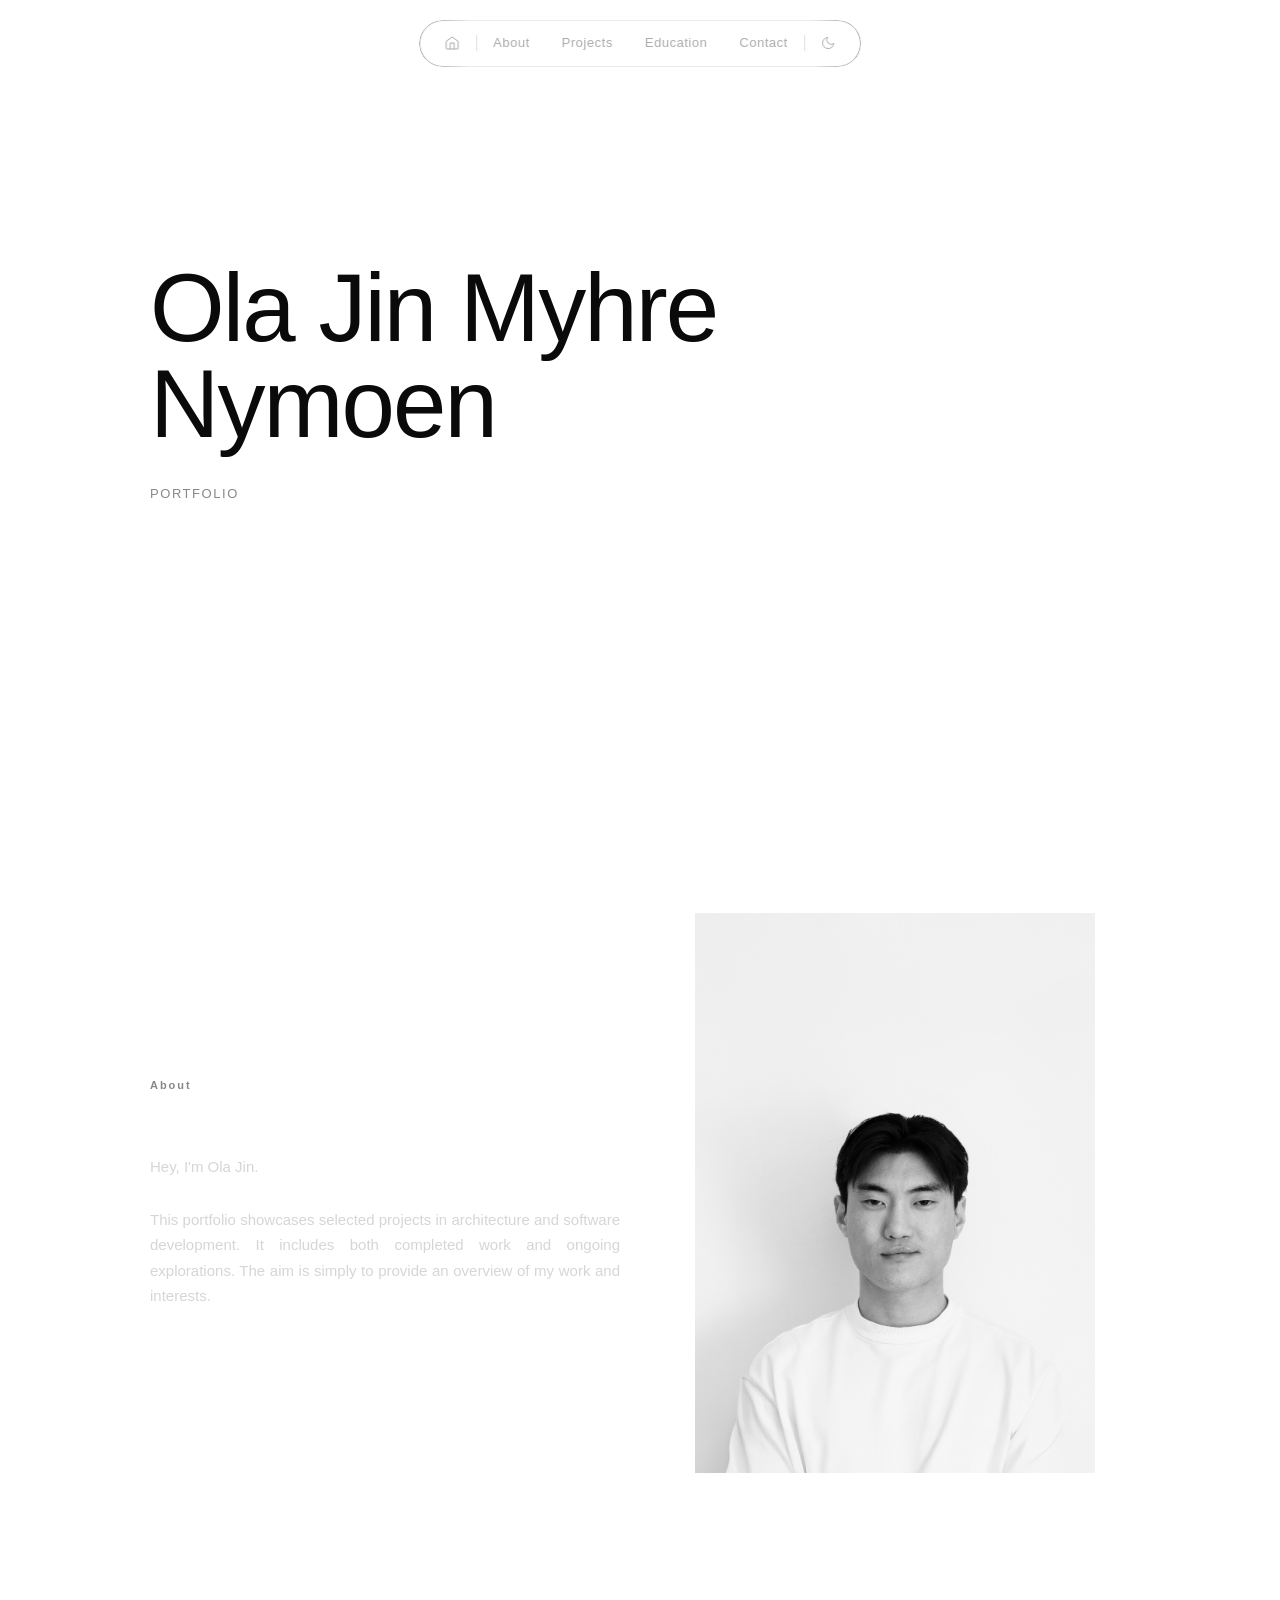
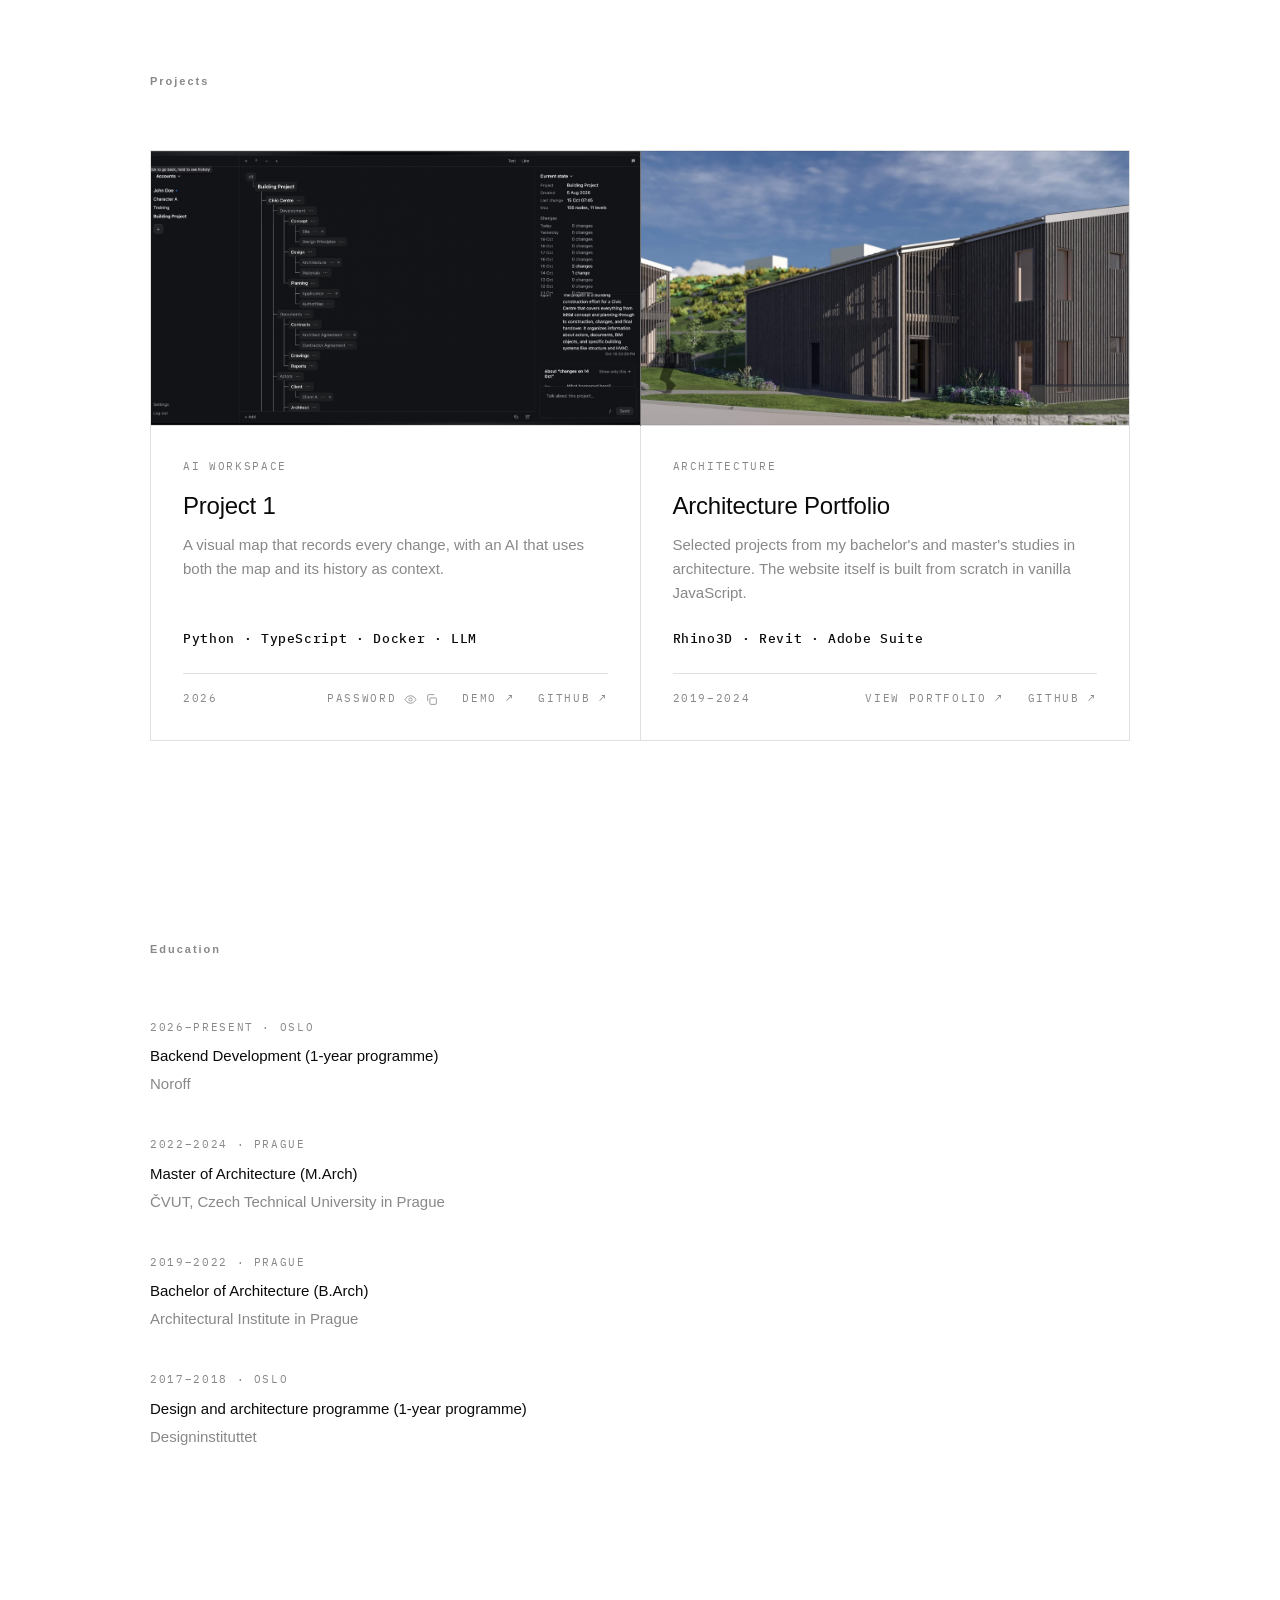
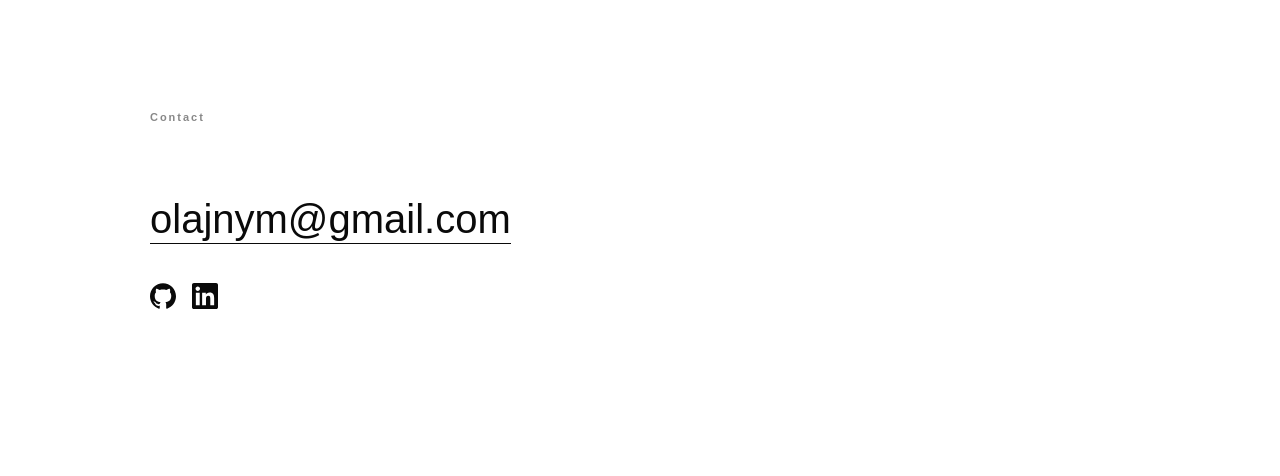
<file: index.html>
<!DOCTYPE html>
<html lang="en">
<head>
    <meta charset="UTF-8">
    <meta name="viewport" content="width=device-width, initial-scale=1.0">
    <title>Ola Jin Myhre Nymoen - Portfolio</title>

    <link rel="preconnect" href="https://fonts.googleapis.com">
    <link rel="preconnect" href="https://fonts.gstatic.com" crossorigin>
    <link rel="stylesheet" href="https://fonts.googleapis.com/css2?family=IBM+Plex+Mono:wght@400;500&display=swap">

    <link rel="stylesheet" href="src/styles/base.css">
    <link rel="stylesheet" href="src/styles/layout.css">
    <link rel="stylesheet" href="src/styles/night-mode.css">
    <link rel="stylesheet" href="src/components/navbar/navbar.css">
    <link rel="stylesheet" href="src/components/particles/particles.css">
    <link rel="stylesheet" href="src/components/projectCards/projectCards.css">
    <link rel="stylesheet" href="src/components/projectCards/demoPassword.css">
</head>

<body>

    <div id="navbar"></div>

    <canvas id="particle-canvas"></canvas>

    <!-- HOME -->
    <section id="home">
        <h1>
            <span id="name-toggle">
                Ola Jin Myhre<br>
                <span class="name-nymoen">Nymoen</span>
            </span>
        </h1>
        <p class="title">portfolio</p>
    </section>

    <!-- ABOUT -->
    <section id="about">
        <div class="about-inner">
            <h2>About</h2>
            <div class="about-text">
                <p class="bio-line">Hey, I'm Ola Jin.</p>
                <p class="bio-line">This portfolio showcases selected projects in architecture and software development. It includes both completed work and ongoing explorations. The aim is simply to provide an overview of my work and interests.</p>
            </div>
            <div class="about-image">
                <img src="assets/images/profile.jpg" alt="Ola Jin Myhre Nymoen">
            </div>
        </div>
    </section>

    <!-- WORK -->
    <section id="projects">
        <h2>Projects</h2>
        <div class="project-grid">

            <article class="project-card" data-spotlight>
                <div class="project-image">
                    <img src="assets/images/project010.jpg" alt="project010: a building project organized as a tree of nodes, with the chat panel on the right">
                </div>
                <div class="project-body">
                    <p class="project-label">AI workspace</p>
                    <h3>Project 1</h3>
                    <p class="project-description">A visual map that records every change, with an AI that uses both the map and its history as context.</p>
                    <p class="project-stack">Python &middot; TypeScript &middot; Docker &middot; LLM</p>
                    <div class="project-footer">
                        <span>2026</span>
                        <span class="project-links">
                            <span class="project-password" data-password="fjellrev-27"></span>
                            <a href="https://demo-one.fly.dev" class="project-link" target="_blank" rel="noopener noreferrer">Demo &nearr;</a>
                            <a href="https://github.com/olajmn/project010" class="project-link" target="_blank" rel="noopener noreferrer">GitHub &nearr;</a>
                        </span>
                    </div>
                </div>
            </article>

            <article class="project-card" data-spotlight>
                <div class="project-image project-image--carousel" data-carousel>
                    <img src="assets/images/architecture/01-sagvaag-senior-garden.jpg" alt="Sagvåg Senior Garden, 2024" class="is-active">
                    <img src="assets/images/architecture/02-in-the-quarry.jpg" alt="In the Quarry, 2023" loading="lazy">
                    <img src="assets/images/architecture/03-shifted.jpg" alt="Shifted, 2022" loading="lazy">
                    <img src="assets/images/architecture/04-shifted-model.jpg" alt="Shifted, site model, 2022" loading="lazy">
                    <img src="assets/images/architecture/05-womens-house.jpg" alt="Women's House, 2021" loading="lazy">
                    <img src="assets/images/architecture/06-womens-house-axo.jpg" alt="Women's House, axonometric render, 2021" loading="lazy">
                    <!-- Passage left out for now — remove the comment to bring it back:
                    <img src="assets/images/architecture/passage.jpg" alt="Passage, 2021" loading="lazy"> -->
                    <img src="assets/images/architecture/07-lean-to-exterior.jpg" alt="Lean-to, exterior, 2020" loading="lazy">
                    <img src="assets/images/architecture/08-lean-to-night.jpg" alt="Lean-to, night view, 2020" loading="lazy">
                </div>
                <div class="project-body">
                    <p class="project-label">Architecture</p>
                    <h3>Architecture Portfolio</h3>
                    <p class="project-description">Selected projects from my bachelor's and master's studies in architecture. The website itself is built from scratch in vanilla JavaScript.</p>
                    <p class="project-stack">Rhino3D &middot; Revit &middot; Adobe Suite</p>
                    <div class="project-footer">
                        <span>2019&ndash;2024</span>
                        <span class="project-links">
                            <a href="https://olajmn.github.io/architecture-portfolio/" class="project-link" target="_blank" rel="noopener noreferrer">View portfolio &nearr;</a>
                            <a href="https://github.com/olajmn/architecture-portfolio" class="project-link" target="_blank" rel="noopener noreferrer">GitHub &nearr;</a>
                        </span>
                    </div>
                </div>
            </article>

        </div>
    </section>

    <!-- EDUCATION -->
    <section id="education">
        <h2>Education</h2>
        <div class="education-list">

            <div class="education-item">
                <p class="edu-meta">2026&ndash;present &middot; Oslo</p>
                <p class="edu-degree">Backend Development (1-year programme)</p>
                <p class="edu-school">Noroff</p>
            </div>

            <div class="education-item">
                <p class="edu-meta">2022&ndash;2024 &middot; Prague</p>
                <p class="edu-degree">Master of Architecture (M.Arch)</p>
                <p class="edu-school">ČVUT, Czech Technical University in Prague</p>
            </div>

            <div class="education-item">
                <p class="edu-meta">2019&ndash;2022 &middot; Prague</p>
                <p class="edu-degree">Bachelor of Architecture (B.Arch)</p>
                <p class="edu-school">Architectural Institute in Prague</p>
            </div>

            <div class="education-item">
                <p class="edu-meta">2017&ndash;2018 &middot; Oslo</p>
                <p class="edu-degree">Design and architecture programme (1-year programme)</p>
                <p class="edu-school">Designinstituttet</p>
            </div>

        </div>
    </section>

    <!-- CONTACT -->
    <section id="contact">
        <h2>Contact</h2>
        <a href="mailto:olajnym@gmail.com">olajnym@gmail.com</a>
        <div class="contact-icons">
            <a href="https://github.com/olajmn" target="_blank" rel="noopener noreferrer" aria-label="GitHub">
                <svg role="img" viewBox="0 0 24 24" xmlns="http://www.w3.org/2000/svg"><title>GitHub</title><path d="M12 .297c-6.63 0-12 5.373-12 12 0 5.303 3.438 9.8 8.205 11.385.6.113.82-.258.82-.577 0-.285-.01-1.04-.015-2.04-3.338.724-4.042-1.61-4.042-1.61C4.422 18.07 3.633 17.7 3.633 17.7c-1.087-.744.084-.729.084-.729 1.205.084 1.838 1.236 1.838 1.236 1.07 1.835 2.809 1.305 3.495.998.108-.776.417-1.305.76-1.605-2.665-.3-5.466-1.332-5.466-5.93 0-1.31.465-2.38 1.235-3.22-.135-.303-.54-1.523.105-3.176 0 0 1.005-.322 3.3 1.23.96-.267 1.98-.399 3-.405 1.02.006 2.04.138 3 .405 2.28-1.552 3.285-1.23 3.285-1.23.645 1.653.24 2.873.12 3.176.765.84 1.23 1.91 1.23 3.22 0 4.61-2.805 5.625-5.475 5.92.42.36.81 1.096.81 2.22 0 1.606-.015 2.896-.015 3.286 0 .315.21.69.825.57C20.565 22.092 24 17.592 24 12.297c0-6.627-5.373-12-12-12"/></svg>
            </a>
            <a href="https://www.linkedin.com/in/ola-jin-nymoen-168414245/" target="_blank" rel="noopener noreferrer" aria-label="LinkedIn">
                <svg role="img" viewBox="0 0 24 24" xmlns="http://www.w3.org/2000/svg"><title>LinkedIn</title><path d="M20.447 20.452h-3.554v-5.569c0-1.328-.027-3.037-1.852-3.037-1.853 0-2.136 1.445-2.136 2.939v5.667H9.351V9h3.414v1.561h.046c.477-.9 1.637-1.85 3.37-1.85 3.601 0 4.267 2.37 4.267 5.455v6.286zM5.337 7.433c-1.144 0-2.063-.926-2.063-2.065 0-1.138.92-2.063 2.063-2.063 1.14 0 2.064.925 2.064 2.063 0 1.139-.925 2.065-2.064 2.065zm1.782 13.019H3.555V9h3.564v11.452zM22.225 0H1.771C.792 0 0 .774 0 1.729v20.542C0 23.227.792 24 1.771 24h20.451C23.2 24 24 23.227 24 22.271V1.729C24 .774 23.2 0 22.222 0h.003z"/></svg>
            </a>
        </div>
    </section>

    <footer></footer>

    <script type="module" src="src/main.js"></script>

</body>
</html>
</file>
<file: src/styles/base.css>
/* Reset, shared colour and type tokens, and the page base. */

/* Contents
   1. Reset and variables
   2. Base
*/

/* 1. Reset and variables */

*, *::before, *::after {
    margin: 0;
    padding: 0;
    box-sizing: border-box;
}

:root {
    --black: #0a0a0a;
    --white: #ffffff;
    --gray: #888888;
    --font: 'Helvetica Neue', Helvetica, Arial, sans-serif;
    --font-mono: 'IBM Plex Mono', ui-monospace, Menlo, monospace;
    --line: rgba(0, 0, 0, 0.12);
    --spot-border: rgba(0, 0, 0, 0.85);   /* frame spotlight, see effects/frameSpotlight.js */
    --max-width: 1100px;
}


/* 2. Base */

body {
    font-family: var(--font);
    color: var(--black);
    background-color: var(--white);
    font-size: 16px;
    line-height: 1.6;
    transition: background-color 0.8s ease, color 0.8s ease;
}

nav, section, footer {
    position: relative;
    z-index: 1;
}

#name-toggle {
    cursor: pointer;
}
</file>
<file: src/styles/layout.css>
/* Layout of the page sections. Project cards are in components/projectCards/projectCards.css. */

/* Contents
   1. Sections
   2. Home
   3. About
   4. Education
   5. Contact
   6. Mobile
*/

/* 1. Sections */

section {
    max-width: var(--max-width);
    margin: 0 auto;
    padding: 100px 60px;
    scroll-margin-top: 70px;
}

h2 {
    font-size: 11px;
    letter-spacing: 0.18em;
    color: var(--gray);
    margin-bottom: 60px;
    min-height: 1.6em;
}


/* 2. Home */

#home {
    padding-top: 260px;
    padding-bottom: 40vh;
    min-height: calc(500px + 40vh);
}

#home h1 {
    font-size: clamp(48px, 8vw, 96px);
    font-weight: 300;
    line-height: 1.0;
    letter-spacing: -0.02em;
    margin-bottom: 32px;
    transform-origin: left top;
}

#home .title {
    font-size: 13px;
    font-weight: 400;
    letter-spacing: 0.12em;
    text-transform: uppercase;
    color: var(--gray);
    margin-bottom: 8px;
}


/* 3. About */

#about {
    padding-top: 40px;
}

/* Heading and bio form one block, centred against the photo: the two 1fr rows
   share the leftover height equally above and below it. */
.about-inner {
    display: grid;
    grid-template-columns: repeat(2, 1fr);
    grid-template-rows: 1fr auto auto 1fr;
    grid-template-areas:
        ".       image"
        "heading image"
        "text    image"
        ".       image";
    column-gap: 40px;
}

#about h2       { grid-area: heading; }
.about-text     { grid-area: text; }

.about-image {
    grid-area: image;
    width: 85%;
    margin: 0 auto;
}

.about-image img {
    width: 100%;
    height: 560px;
    object-fit: cover;
    object-position: top;
    display: block;
    filter: grayscale(100%);
}

#about p {
    font-size: 15px;
    font-weight: 400;
    line-height: 1.7;
    max-width: 680px;
    color: #333;
    margin-bottom: 27px;
    text-align: justify;
}

.bio-line {
    transition: opacity 0.15s ease;
}

/* No trailing margin, so the centring against the photo is exact */
#about p:last-child {
    margin-bottom: 0;
}


/* 4. Education */

.education-list {
    display: flex;
    flex-direction: column;
    gap: 40px;
}

.education-item {
    display: flex;
    flex-direction: column;
    gap: 4px;
}

/* Metadata (years, place) in mono, content in Helvetica — same rule as the project cards */
.edu-meta {
    font-family: var(--font-mono);
    font-size: 11px;
    letter-spacing: 0.15em;
    text-transform: uppercase;
    color: var(--gray);
    margin-bottom: 4px;
}

.edu-degree,
.edu-school {
    font-size: 15px;
    font-weight: 400;
}

.edu-degree { color: var(--black); }
.edu-school { color: var(--gray); }


/* 5. Contact */

#contact {
    padding-top: 160px;
    padding-bottom: 160px;
}

#contact a {
    font-size: clamp(24px, 4vw, 40px);
    font-weight: 300;
    color: var(--black);
    text-decoration: none;
    border-bottom: 1px solid var(--black);
    padding-bottom: 2px;
    transition: opacity 0.2s;
}

#contact a:hover { opacity: 0.35; }

.contact-icons {
    margin-top: 32px;
    display: flex;
    gap: 16px;
}

#contact .contact-icons a {
    color: var(--black);
    opacity: 1;
    transition: opacity 0.2s;
    border-bottom: none;
    padding-bottom: 0;
    font-size: inherit;
}

#contact .contact-icons a:hover {
    opacity: 0.35;
}

.contact-icons svg {
    width: 26px;
    height: 26px;
    fill: currentColor;
}


/* 6. Mobile */

@media (max-width: 768px) {

    section {
        padding: 72px 24px;
    }

    #home {
        padding-top: 140px;
        padding-bottom: 60px;
        min-height: 0;
    }

    /* Same order as before on phones: heading, photo, text */
    .about-inner {
        grid-template-columns: 1fr;
        grid-template-rows: auto;
        grid-template-areas: "heading" "image" "text";
    }

    .about-image {
        width: 100%;
        margin-bottom: 48px;
    }

    .about-image img {
        height: 420px;
    }

    #contact {
        padding-top: 80px;
        padding-bottom: 80px;
    }

    footer {
        padding: 28px 24px;
    }
}
</file>
<file: src/styles/night-mode.css>
/* Colours for the page while night mode is on. */

/* Contents
   1. Page
*/

/* 1. Page */

body.night-mode                        { background-color: #000; color: var(--white); --line: rgba(255, 255, 255, 0.12); --spot-border: rgba(255, 255, 255, 0.7); }
body.night-mode #home h1               { color: rgba(255, 255, 255, 0.3); }
body.night-mode #about p,
body.night-mode h2                     { color: rgba(255, 255, 255, 0.6); }
body.night-mode #contact a             { color: var(--white); border-color: var(--white); }

body.night-mode #particle-canvas       { opacity: 1; }
body.night-mode #particle-canvas.is-dimmed { opacity: 0.35; }   /* past the hero, see particles.js */

body.night-mode .edu-degree            { color: var(--white); }
</file>
<file: src/components/navbar/navbar.css>
/* The fixed navbar: its bar, the hover light, and night mode. */

/* Contents
   1. Bar
   2. Hover
   3. Night mode
   4. Mobile
*/

/* 1. Bar */

nav {
    position: fixed;
    top: 20px;
    left: 50%;
    transform: translateX(-50%);
    display: inline-flex;
    align-items: center;
    gap: 16px;
    padding: 13px 25px;   /* 12px 24px + the 1px frame drawn by ::before */
    background: rgba(255, 255, 255, 0.3);
    backdrop-filter: blur(16px);
    -webkit-backdrop-filter: blur(16px);
    border-radius: 100px;
    z-index: 100;
    white-space: nowrap;
    overflow: hidden;
    --nav-line: rgba(0, 0, 0, 0.08);
    --spot-size: 150px;
    --nav-cap: rgba(0, 0, 0, 0.35);   /* darker ends, like brackets: ( … ) */
}

/* The frame is drawn as a 1px ring instead of a border, because overflow: hidden
   would clip a highlight placed over a real border.
   ::before is the resting line, ::after the spotlight that follows the mouse
   (--spot-x / --spot-y from effects/frameSpotlight.js). */
nav::before,
nav::after {
    content: '';
    position: absolute;
    inset: 0;
    padding: 1px;
    border-radius: inherit;
    pointer-events: none;
    -webkit-mask: linear-gradient(#000 0 0) content-box, linear-gradient(#000 0 0);
    -webkit-mask-composite: xor;
    mask-composite: exclude;
}

nav::before {
    background:
        linear-gradient(to right, var(--nav-cap), transparent 50px, transparent calc(100% - 50px), var(--nav-cap)),
        var(--nav-line);
}

nav::after {
    background: radial-gradient(var(--spot-size) circle at var(--spot-x, 50%) var(--spot-y, 50%), var(--spot-border), transparent 70%);
    opacity: 0;
    transition: opacity 0.3s ease;
}

.navbar-home {
    color: #aaa;
    display: flex;
    align-items: center;
    transition: color 0.2s;
}

.navbar-divider {
    width: 1px;
    height: 16px;
    background: #e0e0e0;
    transition: background 0.6s ease;
}

.navbar-links {
    display: flex;
    gap: 32px;
}

.navbar-links a {
    font-size: 13px;
    letter-spacing: 0.04em;
    text-decoration: none;
    color: #aaa;
    transition: color 0.2s;
}

.navbar-night-toggle {
    position: relative;
    width: 15px;
    height: 15px;
    background: none;
    border: none;
    cursor: pointer;
    color: #aaa;
    padding: 0;
    transition: color 0.2s;
}

.icon-moon, .icon-sun {
    position: absolute;
    top: 50%;
    left: 50%;
    transition: opacity 0.4s ease, transform 0.4s ease;
}

.icon-moon {
    opacity: 1;
    transform: translate(-50%, -50%) rotate(0deg) scale(1);
}

.icon-sun {
    opacity: 0;
    transform: translate(-50%, -50%) rotate(-90deg) scale(0.5);
}


/* 2. Hover */

/* Mouse: light while hovering. Touch: .spot-active stays on the last tap
   (see effects/frameSpotlight.js); phones' "sticky" hover is ignored. */
@media (hover: hover) {
    nav:hover::after          { opacity: 1; }
}
nav.spot-active::after        { opacity: 1; }

/* A tap marks one link, so the light is much tighter on touch screens */
@media (hover: none) {
    nav { --spot-size: 70px; }
}
nav:hover .navbar-divider     { background: #cfcfcf; }   /* a hint, not a flash — the frame spotlight does the main work */
.navbar-home:hover            { color: #000; }
.navbar-links a:hover         { color: #000; }
.navbar-night-toggle:hover    { color: #000; }


/* 3. Night mode */

body.night-mode nav                  { background: rgba(0, 0, 0, 0.3); --nav-line: rgba(255, 255, 255, 0.12); --nav-cap: rgba(255, 255, 255, 0.35); }
body.night-mode nav:hover .navbar-divider { background: rgba(255, 255, 255, 0.22); }

body.night-mode .navbar-home            { color: rgba(255, 255, 255, 0.4); }
body.night-mode .navbar-home:hover      { color: #fff; }

body.night-mode .navbar-links a         { color: rgba(255, 255, 255, 0.4); }
body.night-mode .navbar-links a:hover   { color: #fff; }

body.night-mode .navbar-divider         { background: rgba(255, 255, 255, 0.15); }

body.night-mode .navbar-night-toggle    { color: rgba(255, 255, 255, 0.4); }
body.night-mode .navbar-night-toggle:hover { color: #fff; }

body.night-mode .icon-moon { opacity: 0; transform: translate(-50%, -50%) rotate(90deg) scale(0.5); }
body.night-mode .icon-sun  { opacity: 1; transform: translate(-50%, -50%) rotate(0deg) scale(1); }


/* 4. Mobile */

@media (max-width: 768px) {
    nav {
        padding: 11px 17px;
        gap: 10px;
    }

    .navbar-links {
        gap: 16px;
    }
}

@media (max-width: 400px) {
    .navbar-links {
        gap: 10px;
    }

    .navbar-links a {
        font-size: 12px;
    }
}
</file>
<file: src/components/particles/particles.css>
/* Full-screen canvas behind the page, shown in night mode. */

/* Contents
   1. Canvas
*/

/* 1. Canvas */

#particle-canvas {
    position: fixed;
    top: 0;
    left: 0;
    width: 100%;
    /* The largest viewport height, so the canvas keeps its size when a phone's
       address bar slides in and out while scrolling (100vh as fallback) */
    height: 100vh;
    height: 100lvh;
    z-index: 0;
    opacity: 0;
    pointer-events: none;
    transition: opacity 0.8s ease;
}
</file>
<file: src/components/projectCards/projectCards.css>
/* The project grid: card, image, text, footer, and hover. The password field is in demoPassword.css. */

/* Contents
   1. Grid and card
   2. Image
   3. Text
   4. Footer and links
   5. Hover
   6. Image seam (desktop)
   7. Mobile
   8. Night mode
*/


/* 1. Grid and card */

.project-grid {
    display: grid;
    grid-template-columns: repeat(2, 1fr);
    border-top: 1px solid var(--line);
    border-left: 1px solid var(--line);
}

/* Each card draws only its right and bottom edge, so neighbours share one line */
.project-card {
    position: relative;
    display: flex;
    flex-direction: column;
    border-right: 1px solid var(--line);
    border-bottom: 1px solid var(--line);
    --tint: rgba(0, 0, 0, 0.025);
    --spot-size: 300px;
}

.project-body {
    display: flex;
    flex-direction: column;
    flex: 1;
    padding: 32px;
}


/* 2. Image */

.project-image {
    aspect-ratio: 16 / 9;
    overflow: hidden;
    border-bottom: 1px solid var(--line);
}

.project-image img {
    width: 100%;
    height: 100%;
    object-fit: cover;
    object-position: center top;
    display: block;
    transition: transform 0.5s ease;
}

/* Images stacked on top of each other; carousel.js fades between them */
.project-image--carousel {
    position: relative;
}

.project-image--carousel img {
    position: absolute;
    inset: 0;
    object-position: center;
    opacity: 0;
    transition: opacity 1.2s ease, transform 0.5s ease;
}

.project-image--carousel img.is-active {
    opacity: 1;
}


/* 3. Text */

.project-label {
    font-family: var(--font-mono);
    font-size: 11px;
    letter-spacing: 0.15em;
    text-transform: uppercase;
    color: var(--gray);
    margin-bottom: 16px;
}

.project-card h3 {
    font-size: 24px;
    font-weight: 500;
    letter-spacing: -0.01em;
    line-height: 1.2;
    color: var(--black);
    margin-bottom: 12px;
}

/* flex: 1 lets the description take any spare height, so the stack line and
   footer sit at the bottom and line up across cards with different text lengths */
.project-description {
    flex: 1;
    font-size: 15px;
    color: var(--gray);
    margin-bottom: 24px;
}

.project-stack {
    font-family: var(--font-mono);
    font-size: 13px;
    font-weight: 500;
    letter-spacing: 0.05em;
    margin-bottom: 24px;
}


/* 4. Footer and links */

.project-footer {
    padding-top: 16px;
    border-top: 1px solid var(--line);
    display: flex;
    flex-wrap: wrap;
    justify-content: space-between;
    gap: 8px 24px;
    font-family: var(--font-mono);
    font-size: 11px;
    letter-spacing: 0.15em;
    text-transform: uppercase;
    color: var(--gray);
}

.project-links {
    display: flex;
    flex-wrap: wrap;
    gap: 8px 24px;
}

/* Same grey as the year at rest; darkens on hover */
.project-link {
    color: var(--gray);
    text-decoration: none;
    transition: color 0.3s ease;
}

.project-link:hover {
    color: var(--black);
}


/* 5. Hover */

/* Zoom inside a fixed frame, an even tint, and a frame spotlight. */

/* Only the content zooms — the stack line and footer (with its buttons) stay put */
.project-card h3,
.project-description {
    transition: transform 0.5s ease;
}

/* An even tint over the whole card — only the frame follows the mouse */
.project-card::after {
    content: '';
    position: absolute;
    inset: 0;
    pointer-events: none;
    background: var(--tint);
    opacity: 0;
    transition: opacity 0.3s ease;
}

/* A spotlight that follows the mouse (--spot-x / --spot-y from effects/frameSpotlight.js),
   masked to a 1px ring over the card's frame.
   inset: -1px reaches the shared lines on the top/left owned by neighbours. */
.project-card::before {
    content: '';
    position: absolute;
    inset: -1px;
    padding: 1px;
    pointer-events: none;
    background: radial-gradient(var(--spot-size) circle at var(--spot-x, 50%) var(--spot-y, 50%), var(--spot-border), transparent 70%);
    -webkit-mask: linear-gradient(#000 0 0) content-box, linear-gradient(#000 0 0);
    -webkit-mask-composite: xor;
    mask-composite: exclude;
    opacity: 0;
    transition: opacity 0.3s ease;
}

/* Mouse: zoom and light while hovering. Touch: no zoom, and a tap adds
   .spot-active briefly (see effects/frameSpotlight.js); phones' "sticky"
   hover is ignored, so nothing stays zoomed or lit after a tap. */
@media (hover: hover) {
    .project-card:hover .project-image img { transform: scale(1.04); }

    .project-card:hover h3,
    .project-card:hover .project-description { transform: scale(1.03); }

    .project-card:hover::before,
    .project-card:hover::after { opacity: 1; }
}
.project-card.spot-active::before,
.project-card.spot-active::after { opacity: 1; }

@media (hover: none) {
    .project-card { --spot-size: 180px; }
}

@media (prefers-reduced-motion: reduce) {
    .project-card:hover .project-image img,
    .project-card:hover h3,
    .project-card:hover .project-description { transform: none; }
}


/* 6. Image seam (desktop) */

/* The light grey seam between two images reads as white next to dark photos.
   A 1px shadow on the left card's image covers that part of its right border.
   Desktop only — on mobile the cards stack and there is no seam. */
@media (min-width: 769px) {
    .project-card:nth-child(odd):not(:last-child) .project-image {
        box-shadow: 1px 0 0 rgba(0, 0, 0, 0.5);
    }
}


/* 7. Mobile */

@media (max-width: 768px) {
    .project-grid {
        grid-template-columns: 1fr;
    }

    .project-body {
        padding: 24px;
    }
}


/* 8. Night mode */

body.night-mode .project-card      { --tint: rgba(255, 255, 255, 0.04); }
body.night-mode .project-link:hover { color: var(--white); }
body.night-mode .project-card h3   { color: var(--white); }
</file>
<file: src/components/projectCards/demoPassword.css>
/* The password field on a project card: the value, its tooltip, and the copied bubble. */

/* Contents
   1. Field
   2. Tooltip
   3. Copied bubble
   4. Night mode
*/


/* 1. Field */

.project-password {
    display: inline-flex;
    align-items: center;
    gap: 8px;
}

.password-toggle,
.password-copy {
    display: inline-flex;
    align-items: center;
    background: none;
    border: none;
    padding: 0;
    cursor: pointer;
}

.password-text.is-visible {
    text-transform: none;
    user-select: all;
}

.project-password svg {
    width: 13px;
    height: 13px;
    flex-shrink: 0;
}


/* 2. Tooltip */

.project-password [data-tooltip] {
    position: relative;
}

/* Shared look of the tooltip and the "Copied!" bubble */
.project-password [data-tooltip]::after,
.copied-bubble {
    position: absolute;
    left: 50%;
    z-index: 1;
    padding: 5px 9px;
    border-radius: 4px;
    background: #222;
    color: var(--white);
    font-family: var(--font);
    font-size: 12px;
    letter-spacing: normal;
    text-transform: none;
    white-space: nowrap;
    pointer-events: none;
}

.project-password [data-tooltip]::after {
    content: attr(data-tooltip);
    top: calc(100% + 8px);
    transform: translateX(-50%);
    opacity: 0;
    transition: opacity 0.15s ease;
}

.project-password [data-tooltip]:hover::after {
    opacity: 1;
    transition-delay: 0.6s;
}

/* Set by demoPassword.js after copying, until the mouse leaves the button.
   Hidden instantly, so "Copy password" seems to turn into "Copied!" */
.project-password [data-tooltip].tooltip-hidden::after {
    opacity: 0;
    transition: none;
}


/* 3. Copied bubble */

/* Appears exactly where the tooltip was, then floats upward and fades */
.copied-bubble {
    top: calc(100% + 8px);
    animation: copied-float 1.2s ease-out forwards;
}

@keyframes copied-float {
    0%, 35% { opacity: 1; transform: translate(-50%, 0); }
    100%    { opacity: 0; transform: translate(-50%, -12px); }
}

@media (prefers-reduced-motion: reduce) {
    .copied-bubble { animation: copied-fade 1.2s ease-out forwards; }

    @keyframes copied-fade {
        0%, 70% { opacity: 1; transform: translateX(-50%); }
        100%    { opacity: 0; transform: translateX(-50%); }
    }
}


/* 4. Night mode */

body.night-mode .project-password [data-tooltip]::after,
body.night-mode .copied-bubble {
    background: #1a1a1a;
    border: 1px solid rgba(255, 255, 255, 0.15);
}
</file>
